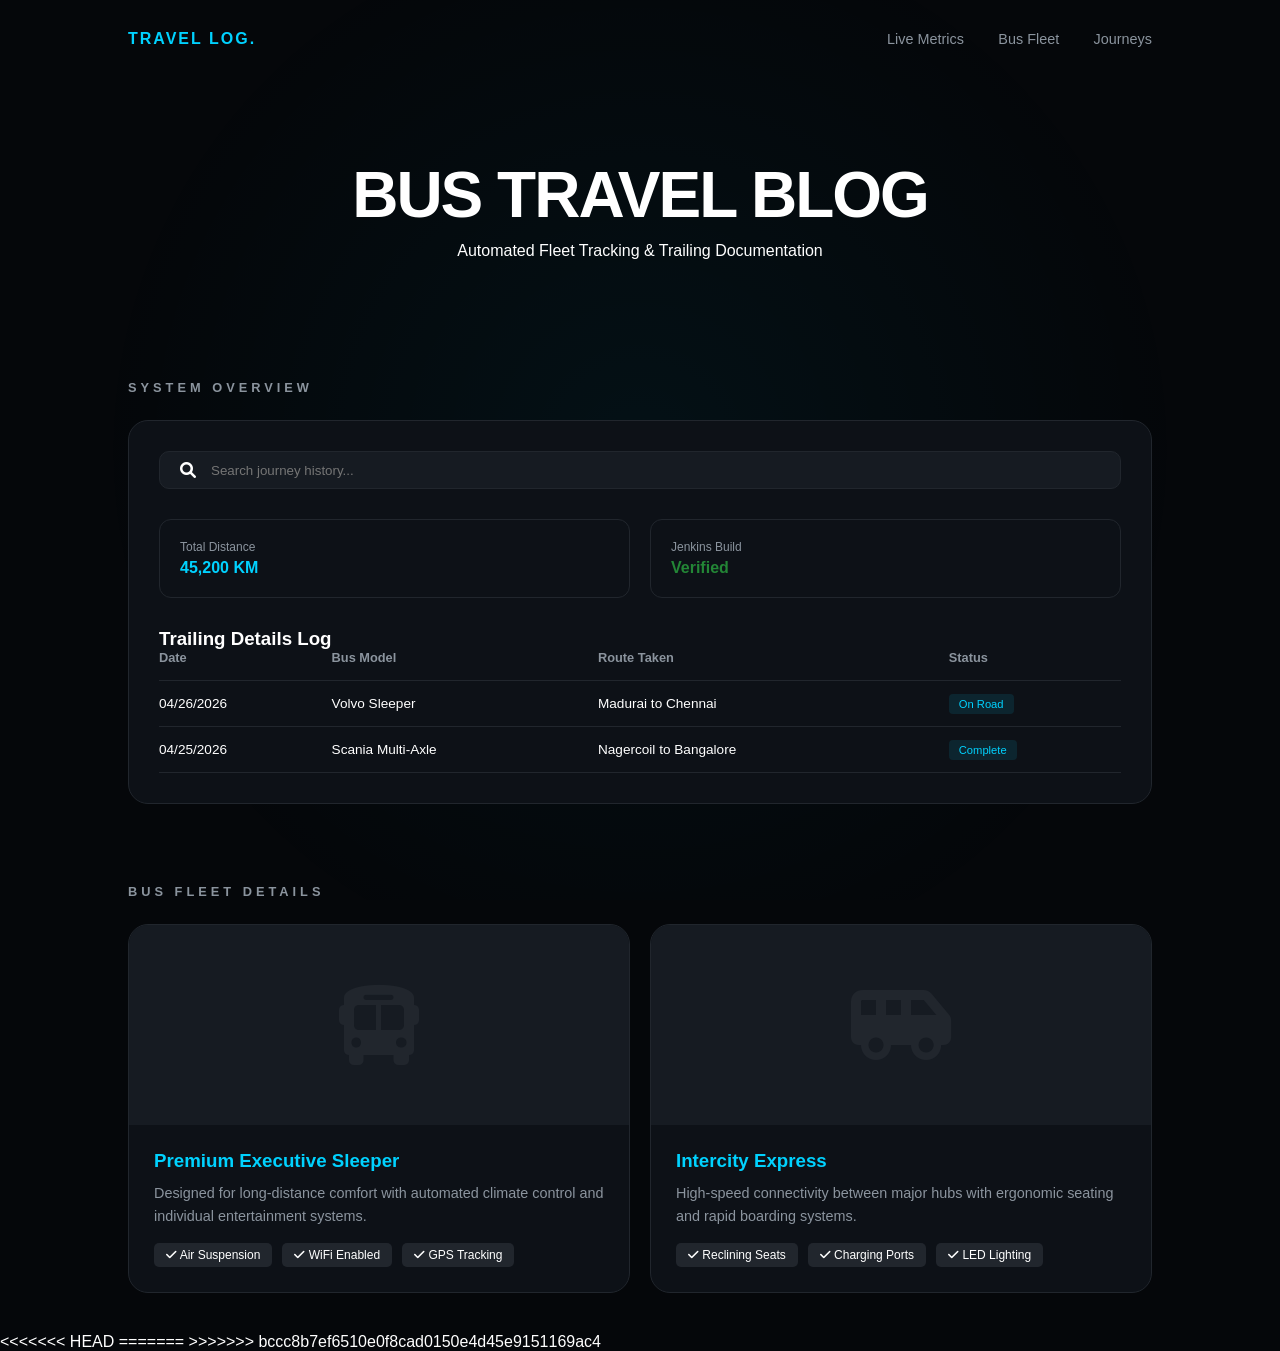
<file: index.html>
<!DOCTYPE html>
<html lang="en">
<head>
    <meta charset="UTF-8">
    <meta name="viewport" content="width=device-width, initial-scale=1.0">
    <title>Travel Log | Bus Journey Dashboard</title>
    <link rel="stylesheet" href="style.css">
    <link rel="stylesheet" href="https://cdnjs.cloudflare.com/ajax/libs/font-awesome/6.0.0/css/all.min.css">
</head>
<body>
    <div class="glow-bg"></div>
    
    <nav>
        <div class="logo">TRAVEL LOG.</div>
        <div class="nav-links">
            <a href="#dashboard">Live Metrics</a>
            <a href="#fleet">Bus Fleet</a>
            <a href="#journeys">Journeys</a>
        </div>
    </nav>

    <header class="hero">
        <div class="hero-content">
            <h1>BUS TRAVEL BLOG</h1>
            <p>Automated Fleet Tracking & Trailing Documentation</p>
        </div>
    </header>

    <section id="dashboard" class="section">
        <h2 class="section-title">System Overview</h2>
        <div class="dashboard-container">
            <div class="search-container">
                <i class="fas fa-search"></i>
                <input type="text" id="logSearch" placeholder="Search journey history..." onkeyup="filterLogs()">
            </div>

            <div class="stats-row">
                <div class="stat-box">
                    <span class="label">Total Distance</span>
                    <span class="value">45,200 KM</span>
                </div>
                <div class="stat-box">
                    <span class="label">Jenkins Build</span>
                    <span class="value success">Verified</span>
                </div>
            </div>
            
            <div class="history-log">
                <h3>Trailing Details Log</h3>
                <table id="logTable">
                    <thead>
                        <tr>
                            <th>Date</th>
                            <th>Bus Model</th>
                            <th>Route Taken</th>
                            <th>Status</th>
                        </tr>
                    </thead>
                    <tbody>
                        <tr>
                            <td>04/26/2026</td>
                            <td>Volvo Sleeper</td>
                            <td>Madurai to Chennai</td>
                            <td><span class="status-tag">On Road</span></td>
                        </tr>
                        <tr>
                            <td>04/25/2026</td>
                            <td>Scania Multi-Axle</td>
                            <td>Nagercoil to Bangalore</td>
                            <td><span class="status-tag">Complete</span></td>
                        </tr>
                    </tbody>
                </table>
            </div>
        </div>
    </section>

    <section id="fleet" class="section">
        <h2 class="section-title">Bus Fleet Details</h2>
        <div class="bus-grid">
            <div class="bus-card">
                <div class="bus-image">
                    <i class="fas fa-bus"></i>
                </div>
                <div class="bus-content">
                    <h3>Premium Executive Sleeper</h3>
                    <p>Designed for long-distance comfort with automated climate control and individual entertainment systems.</p>
                    <ul class="bus-specs">
                        <li><i class="fas fa-check"></i> Air Suspension</li>
                        <li><i class="fas fa-check"></i> WiFi Enabled</li>
                        <li><i class="fas fa-check"></i> GPS Tracking</li>
                    </ul>
                </div>
            </div>

            <div class="bus-card">
                <div class="bus-image">
                    <i class="fas fa-shuttle-van"></i>
                </div>
                <div class="bus-content">
                    <h3>Intercity Express</h3>
                    <p>High-speed connectivity between major hubs with ergonomic seating and rapid boarding systems.</p>
                    <ul class="bus-specs">
                        <li><i class="fas fa-check"></i> Reclining Seats</li>
                        <li><i class="fas fa-check"></i> Charging Ports</li>
                        <li><i class="fas fa-check"></i> LED Lighting</li>
                    </ul>
                </div>
            </div>
        </div>
    </section>

    <script>
        function filterLogs() {
            let input = document.getElementById("logSearch").value.toUpperCase();
            let table = document.getElementById("logTable");
            let tr = table.getElementsByTagName("tr");
            for (let i = 1; i < tr.length; i++) {
                let td = tr[i].innerText.toUpperCase();
                tr[i].style.display = td.indexOf(input) > -1 ? "" : "none";
            }
        }
    </script>
</body>
<<<<<<< HEAD
</html>
=======
</html>
>>>>>>> bccc8b7ef6510e0f8cad0150e4d45e9151169ac4
</file>
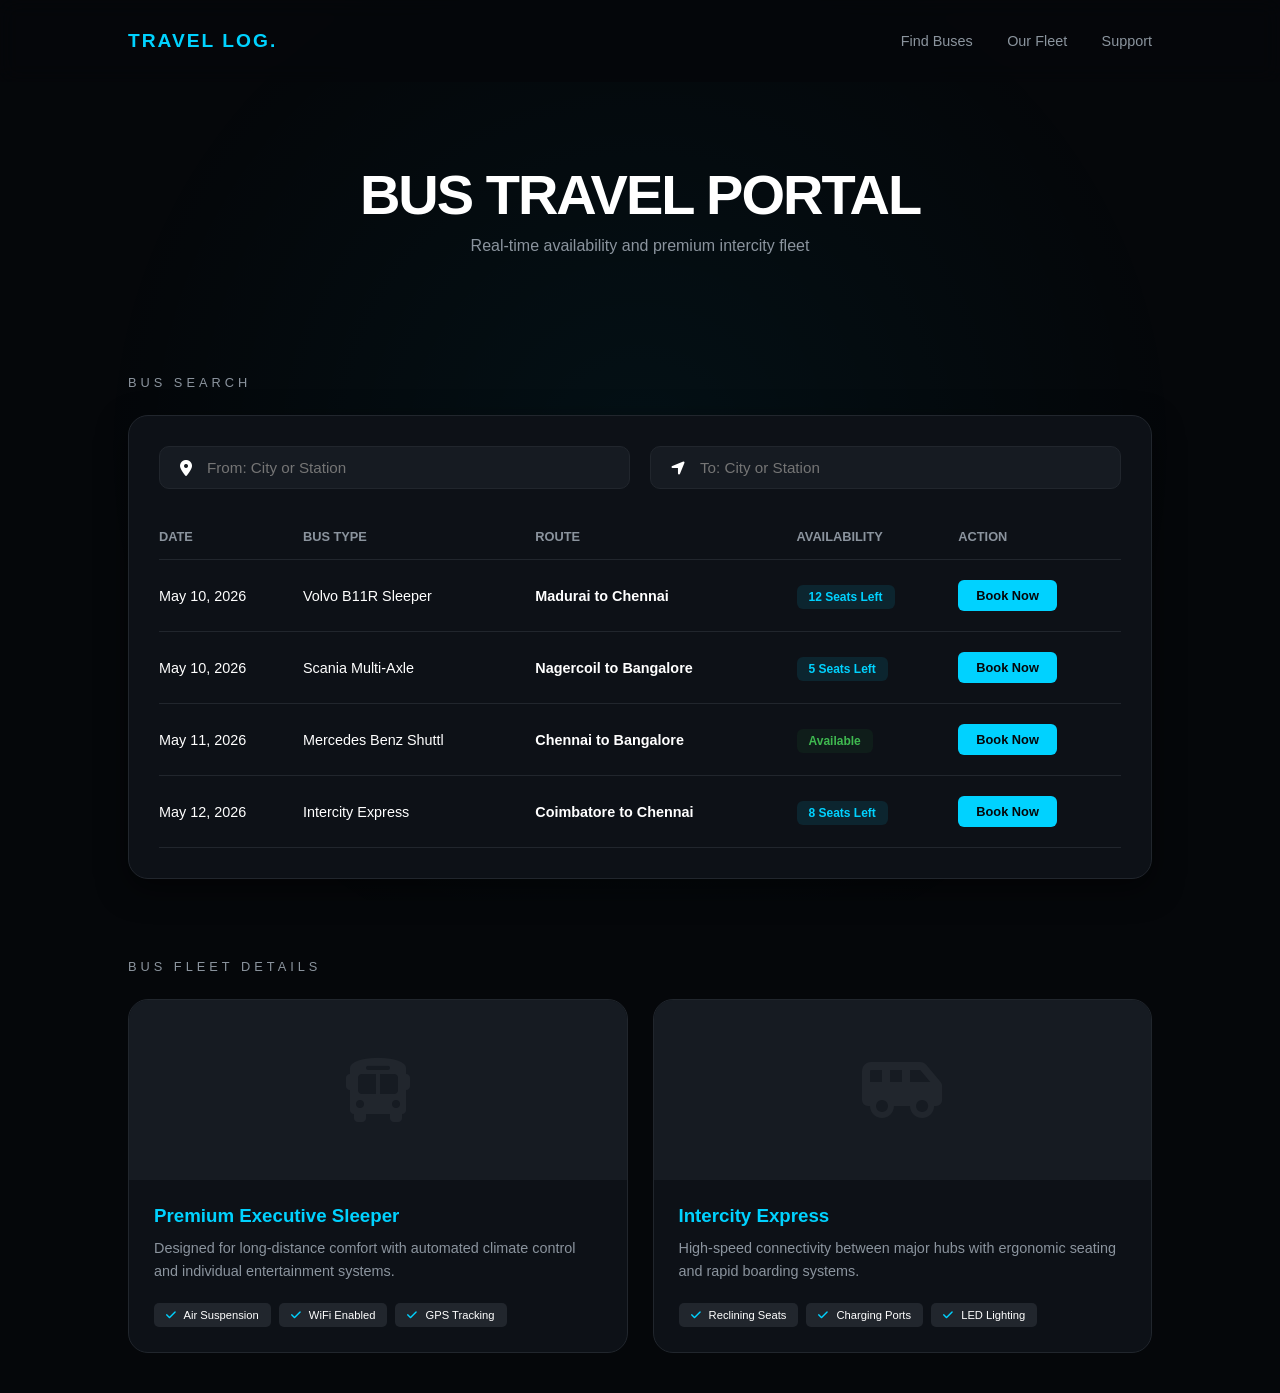
<file: new.html>
<!DOCTYPE html>
<html lang="en">
<head>
    <meta charset="UTF-8">
    <meta name="viewport" content="width=device-width, initial-scale=1.0">
    <title>Travel Log | Bus Search Dashboard</title>
    <link rel="stylesheet" href="https://cdnjs.cloudflare.com/ajax/libs/font-awesome/6.0.0/css/all.min.css">
    <style>
        :root {
            --bg-dark: #05070a;
            --card-bg: #0d1117;
            --neon-blue: #00d2ff;
            --text-main: #ffffff;
            --text-dim: #8b949e;
            --border: #21262d;
            --success: #238636;
        }

        * { margin: 0; padding: 0; box-sizing: border-box; font-family: 'Inter', sans-serif; }
        body { background-color: var(--bg-dark); color: var(--text-main); overflow-x: hidden; scroll-behavior: smooth; }

        .glow-bg {
            position: fixed; top: 0; left: 0; width: 100%; height: 100%;
            background: radial-gradient(circle at 50% 50%, rgba(0, 210, 255, 0.05) 0%, transparent 70%);
            z-index: -1;
        }

        nav { display: flex; justify-content: space-between; padding: 30px 10%; align-items: center; background: rgba(5, 7, 10, 0.8); backdrop-filter: blur(10px); position: sticky; top: 0; z-index: 100; }
        .logo { font-weight: 800; letter-spacing: 2px; color: var(--neon-blue); font-size: 1.2rem; }
        .nav-links a { color: var(--text-dim); text-decoration: none; margin-left: 30px; font-size: 0.9rem; transition: 0.3s; }
        .nav-links a:hover { color: var(--neon-blue); }

        .hero { text-align: center; padding: 80px 20px; }
        h1 { font-size: 3.5rem; letter-spacing: -2px; margin-bottom: 10px; text-transform: uppercase; }

        .section { padding: 40px 10%; }
        .section-title { font-size: 0.8rem; text-transform: uppercase; letter-spacing: 4px; color: var(--text-dim); margin-bottom: 25px; display: block; }

        /* Dashboard & Search Styling */
        .dashboard-container { background: var(--card-bg); border-radius: 20px; border: 1px solid var(--border); padding: 30px; box-shadow: 0 10px 30px rgba(0,0,0,0.5); }
        
        .search-group { display: grid; grid-template-columns: 1fr 1fr; gap: 20px; margin-bottom: 30px; }
        .search-container {
            display: flex; align-items: center; background: #161b22;
            border: 1px solid var(--border); border-radius: 10px; padding: 12px 20px; transition: 0.3s;
        }
        .search-container:focus-within { border-color: var(--neon-blue); box-shadow: 0 0 10px rgba(0, 210, 255, 0.2); }
        .search-container input { background: transparent; border: none; color: white; width: 100%; outline: none; margin-left: 15px; font-size: 0.95rem; }

        .history-log { overflow-x: auto; }
        table { width: 100%; border-collapse: collapse; margin-top: 10px; }
        th { color: var(--text-dim); font-size: 0.8rem; text-align: left; padding-bottom: 15px; border-bottom: 1px solid var(--border); text-transform: uppercase; }
        td { padding: 20px 0; font-size: 0.9rem; border-bottom: 1px solid var(--border); }
        
        .route-cell { font-weight: 600; color: #fff; }
        .status-tag { background: rgba(0, 210, 255, 0.1); color: var(--neon-blue); padding: 5px 12px; border-radius: 6px; font-size: 0.75rem; font-weight: 600; }
        .status-tag.available { background: rgba(35, 134, 54, 0.1); color: #3fb950; }

        .book-btn {
            background: var(--neon-blue); color: var(--bg-dark); border: none; padding: 8px 18px; 
            border-radius: 6px; font-weight: 700; cursor: pointer; transition: 0.3s; font-size: 0.8rem;
        }
        .book-btn:hover { background: #fff; transform: scale(1.05); }

        #noResults { text-align: center; padding: 40px; color: var(--text-dim); display: none; }

        /* Bus Cards Styling */
        .bus-grid { display: grid; grid-template-columns: repeat(auto-fit, minmax(300px, 1fr)); gap: 25px; }
        .bus-card { background: var(--card-bg); border: 1px solid var(--border); border-radius: 20px; overflow: hidden; transition: 0.3s; }
        .bus-card:hover { border-color: var(--neon-blue); transform: translateY(-5px); }

        .bus-image { height: 180px; background: #161b22; display: flex; align-items: center; justify-content: center; font-size: 4rem; color: #21262d; }
        .bus-content { padding: 25px; }
        .bus-content h3 { color: var(--neon-blue); margin-bottom: 10px; }
        .bus-content p { color: var(--text-dim); font-size: 0.9rem; margin-bottom: 20px; line-height: 1.6; }

        .bus-specs { list-style: none; display: flex; flex-wrap: wrap; gap: 8px; }
        .bus-specs li { font-size: 0.7rem; color: var(--text-main); background: #21262d; padding: 6px 12px; border-radius: 5px; }
        .bus-specs li i { color: var(--neon-blue); margin-right: 5px; }

        @media (max-width: 768px) {
            h1 { font-size: 2.5rem; }
            .search-group { grid-template-columns: 1fr; }
            .section { padding: 40px 5%; }
        }
    </style>
</head>
<body>
    <div class="glow-bg"></div>
    
    <nav>
        <div class="logo">TRAVEL LOG.</div>
        <div class="nav-links">
            <a href="#dashboard">Find Buses</a>
            <a href="#fleet">Our Fleet</a>
            <a href="#">Support</a>
        </div>
    </nav>

    <header class="hero">
        <div class="hero-content">
            <h1>Bus Travel Portal</h1>
            <p style="color: var(--text-dim)">Real-time availability and premium intercity fleet</p>
        </div>
    </header>

    <!-- Search & Results Section -->
    <section id="dashboard" class="section">
        <span class="section-title">Bus Search</span>
        <div class="dashboard-container">
            <div class="search-group">
                <div class="search-container">
                    <i class="fas fa-map-marker-alt"></i>
                    <input type="text" id="sourceInput" placeholder="From: City or Station" onkeyup="searchBuses()">
                </div>
                <div class="search-container">
                    <i class="fas fa-location-arrow"></i>
                    <input type="text" id="destInput" placeholder="To: City or Station" onkeyup="searchBuses()">
                </div>
            </div>

            <div class="history-log">
                <table id="busTable">
                    <thead>
                        <tr>
                            <th>Date</th>
                            <th>Bus Type</th>
                            <th>Route</th>
                            <th>Availability</th>
                            <th>Action</th>
                        </tr>
                    </thead>
                    <tbody id="busBody">
                        <tr>
                            <td>May 10, 2026</td>
                            <td>Volvo B11R Sleeper</td>
                            <td class="route-cell">Madurai to Chennai</td>
                            <td><span class="status-tag">12 Seats Left</span></td>
                            <td><button class="book-btn">Book Now</button></td>
                        </tr>
                        <tr>
                            <td>May 10, 2026</td>
                            <td>Scania Multi-Axle</td>
                            <td class="route-cell">Nagercoil to Bangalore</td>
                            <td><span class="status-tag">5 Seats Left</span></td>
                            <td><button class="book-btn">Book Now</button></td>
                        </tr>
                        <tr>
                            <td>May 11, 2026</td>
                            <td>Mercedes Benz Shuttl</td>
                            <td class="route-cell">Chennai to Bangalore</td>
                            <td><span class="status-tag available">Available</span></td>
                            <td><button class="book-btn">Book Now</button></td>
                        </tr>
                        <tr>
                            <td>May 12, 2026</td>
                            <td>Intercity Express</td>
                            <td class="route-cell">Coimbatore to Chennai</td>
                            <td><span class="status-tag">8 Seats Left</span></td>
                            <td><button class="book-btn">Book Now</button></td>
                        </tr>
                    </tbody>
                </table>
                <div id="noResults">
                    <i class="fas fa-bus-alt" style="font-size: 2rem; margin-bottom: 10px; display: block;"></i>
                    <p>No buses matching your route were found.</p>
                </div>
            </div>
        </div>
    </section>

    <!-- Fleet Details Section -->
    <section id="fleet" class="section">
        <span class="section-title">Bus Fleet Details</span>
        <div class="bus-grid">
            <div class="bus-card">
                <div class="bus-image"><i class="fas fa-bus"></i></div>
                <div class="bus-content">
                    <h3>Premium Executive Sleeper</h3>
                    <p>Designed for long-distance comfort with automated climate control and individual entertainment systems.</p>
                    <ul class="bus-specs">
                        <li><i class="fas fa-check"></i> Air Suspension</li>
                        <li><i class="fas fa-check"></i> WiFi Enabled</li>
                        <li><i class="fas fa-check"></i> GPS Tracking</li>
                    </ul>
                </div>
            </div>

            <div class="bus-card">
                <div class="bus-image"><i class="fas fa-shuttle-van"></i></div>
                <div class="bus-content">
                    <h3>Intercity Express</h3>
                    <p>High-speed connectivity between major hubs with ergonomic seating and rapid boarding systems.</p>
                    <ul class="bus-specs">
                        <li><i class="fas fa-check"></i> Reclining Seats</li>
                        <li><i class="fas fa-check"></i> Charging Ports</li>
                        <li><i class="fas fa-check"></i> LED Lighting</li>
                    </ul>
                </div>
            </div>
        </div>
    </section>

    <script>
        function searchBuses() {
            const source = document.getElementById("sourceInput").value.toUpperCase();
            const dest = document.getElementById("destInput").value.toUpperCase();
            const table = document.getElementById("busTable");
            const tr = table.getElementsByTagName("tr");
            const noResults = document.getElementById("noResults");
            let countVisible = 0;

            for (let i = 1; i < tr.length; i++) {
                const routeCell = tr[i].getElementsByClassName("route-cell")[0];
                if (routeCell) {
                    const routeText = routeCell.textContent.toUpperCase();
                    
                    // Logic: Match if source is found AND destination is found in the route string
                    if (routeText.includes(source) && routeText.includes(dest)) {
                        tr[i].style.display = "";
                        countVisible++;
                    } else {
                        tr[i].style.display = "none";
                    }
                }
            }

            // Show "No Results" message if no rows are visible
            noResults.style.display = countVisible > 0 ? "none" : "block";
        }
    </script>
</body>
</html>
</file>
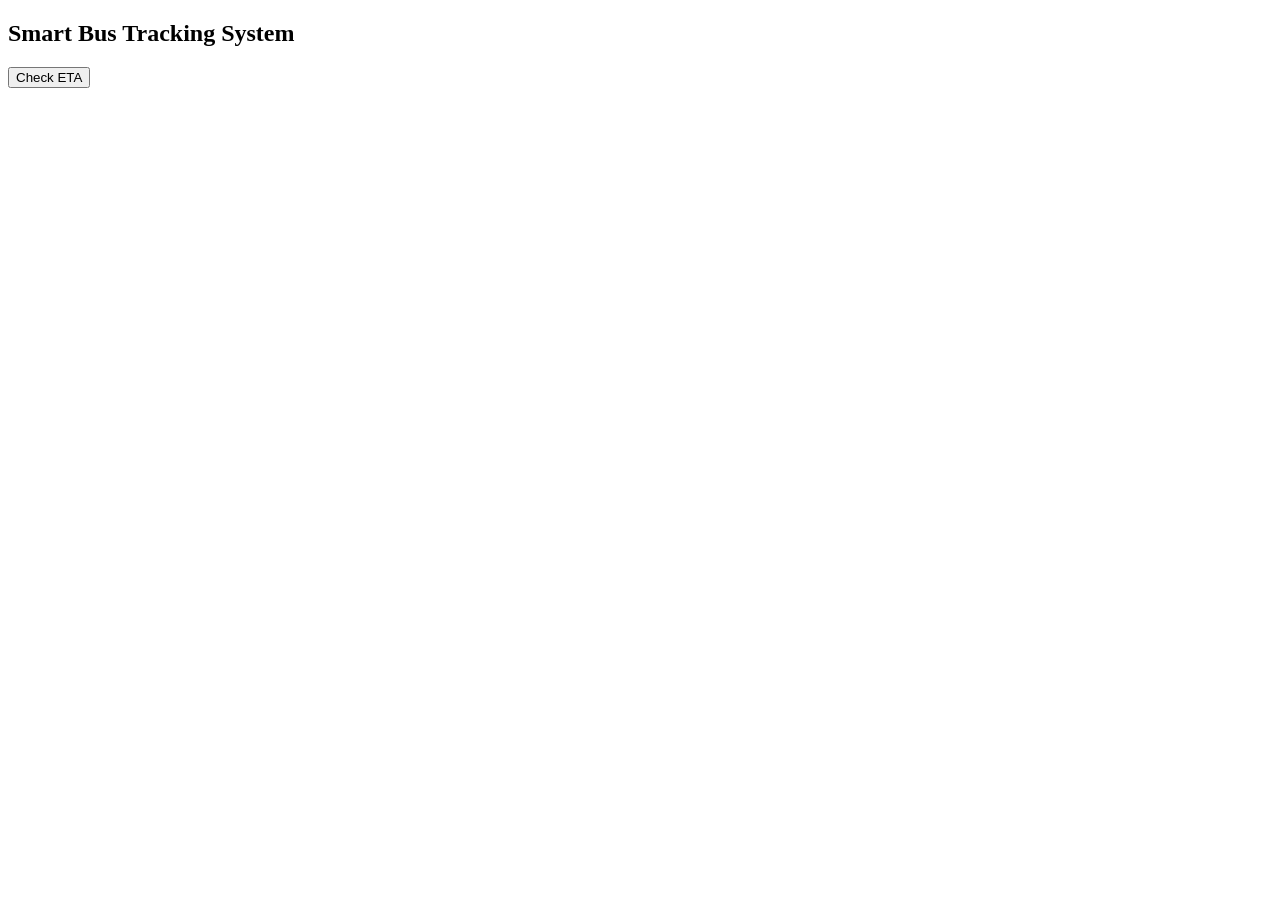
<file: smart bus tracking.html>
<!DOCTYPE html>
<html>

<head>
<title>Smart Bus Tracking</title>
</head>

<body>

<h2>Smart Bus Tracking System</h2>

<button onclick="getETA()">Check ETA</button>

<p id="result"></p>

<script>

function getETA(){

fetch('http://127.0.0.1:5000/get-eta/BUS101/STOP3')

.then(response => response.json())

.then(data => {

document.getElementById("result").innerHTML =
"Bus : " + data.bus_id +
"<br>Current Stop : " + data.current_stop +
"<br>Next Stop : " + data.next_stop +
"<br>ETA : " + data.eta_minutes + " minutes";

});

}

</script>

</body>
</html>
</file>
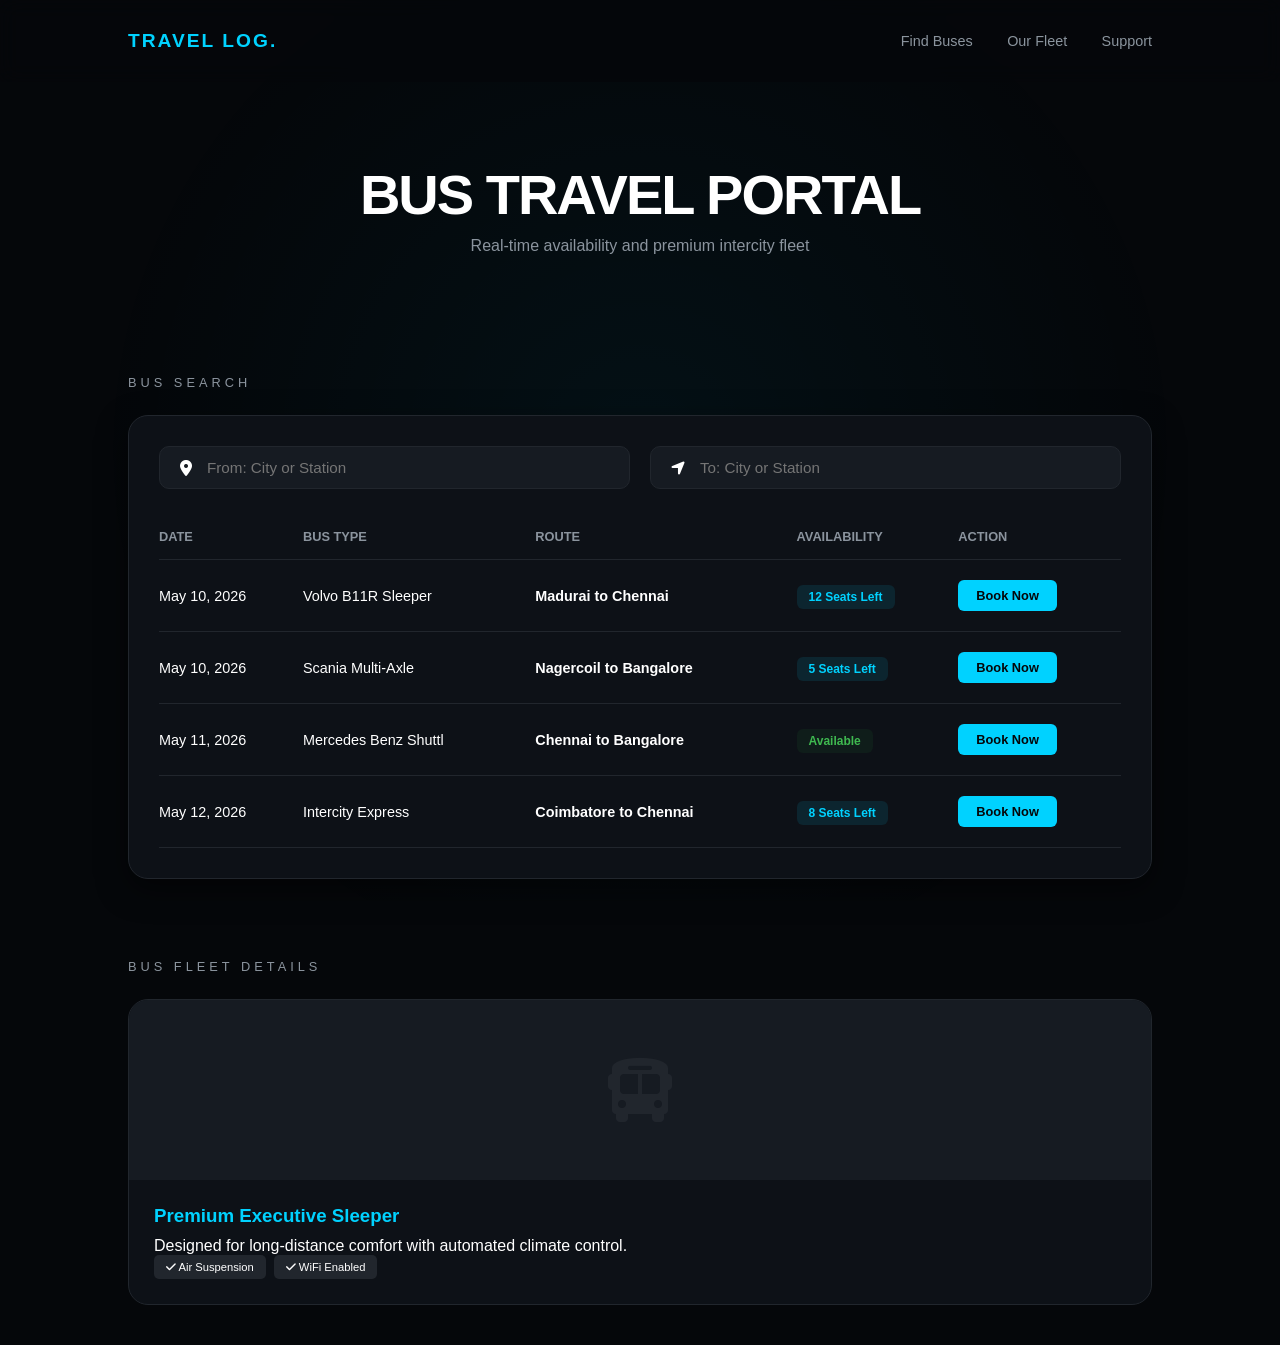
<file: travel.html>
<!DOCTYPE html>
<html lang="en">
<head>
    <meta charset="UTF-8">
    <meta name="viewport" content="width=device-width, initial-scale=1.0">
    <title>Travel Log | Bus Search Dashboard</title>
    <link rel="stylesheet" href="https://cdnjs.cloudflare.com/ajax/libs/font-awesome/6.0.0/css/all.min.css">
    <style>
        :root {
            --bg-dark: #05070a;
            --card-bg: #0d1117;
            --neon-blue: #00d2ff;
            --text-main: #ffffff;
            --text-dim: #8b949e;
            --border: #21262d;
            --success: #238636;
        }

        * { margin: 0; padding: 0; box-sizing: border-box; font-family: 'Inter', sans-serif; }
        body { background-color: var(--bg-dark); color: var(--text-main); overflow-x: hidden; scroll-behavior: smooth; }

        .glow-bg {
            position: fixed; top: 0; left: 0; width: 100%; height: 100%;
            background: radial-gradient(circle at 50% 50%, rgba(0, 210, 255, 0.05) 0%, transparent 70%);
            z-index: -1;
        }

        nav { display: flex; justify-content: space-between; padding: 30px 10%; align-items: center; background: rgba(5, 7, 10, 0.8); backdrop-filter: blur(10px); position: sticky; top: 0; z-index: 100; }
        .logo { font-weight: 800; letter-spacing: 2px; color: var(--neon-blue); font-size: 1.2rem; }
        .nav-links a { color: var(--text-dim); text-decoration: none; margin-left: 30px; font-size: 0.9rem; transition: 0.3s; }
        .nav-links a:hover { color: var(--neon-blue); }

        .hero { text-align: center; padding: 80px 20px; }
        h1 { font-size: 3.5rem; letter-spacing: -2px; margin-bottom: 10px; text-transform: uppercase; }

        .section { padding: 40px 10%; }
        .section-title { font-size: 0.8rem; text-transform: uppercase; letter-spacing: 4px; color: var(--text-dim); margin-bottom: 25px; display: block; }

        /* Dashboard & Search Styling */
        .dashboard-container { background: var(--card-bg); border-radius: 20px; border: 1px solid var(--border); padding: 30px; box-shadow: 0 10px 30px rgba(0,0,0,0.5); }
        
        .search-group { display: grid; grid-template-columns: 1fr 1fr; gap: 20px; margin-bottom: 30px; }
        .search-container {
            display: flex; align-items: center; background: #161b22;
            border: 1px solid var(--border); border-radius: 10px; padding: 12px 20px; transition: 0.3s;
        }
        .search-container:focus-within { border-color: var(--neon-blue); box-shadow: 0 0 10px rgba(0, 210, 255, 0.2); }
        .search-container input { background: transparent; border: none; color: white; width: 100%; outline: none; margin-left: 15px; font-size: 0.95rem; }

        .history-log { overflow-x: auto; }
        table { width: 100%; border-collapse: collapse; margin-top: 10px; }
        th { color: var(--text-dim); font-size: 0.8rem; text-align: left; padding-bottom: 15px; border-bottom: 1px solid var(--border); text-transform: uppercase; }
        td { padding: 20px 0; font-size: 0.9rem; border-bottom: 1px solid var(--border); }
        
        .route-cell { font-weight: 600; color: #fff; }
        .status-tag { background: rgba(0, 210, 255, 0.1); color: var(--neon-blue); padding: 5px 12px; border-radius: 6px; font-size: 0.75rem; font-weight: 600; }
        .status-tag.available { background: rgba(35, 134, 54, 0.1); color: #3fb950; }

        /* Updated Book Button */
        .book-btn {
            background: var(--neon-blue); color: var(--bg-dark); border: none; padding: 8px 18px; 
            border-radius: 6px; font-weight: 700; cursor: pointer; transition: 0.3s; font-size: 0.8rem;
        }
        .book-btn:hover { background: #fff; transform: scale(1.05); box-shadow: 0 0 15px var(--neon-blue); }

        /* MODAL STYLING */
        .modal {
            display: none; position: fixed; z-index: 1000; left: 0; top: 0; width: 100%; height: 100%;
            background: rgba(0,0,0,0.85); justify-content: center; align-items: center; backdrop-filter: blur(5px);
        }
        .modal-content {
            background: var(--card-bg); padding: 40px; border-radius: 20px; border: 1px solid var(--neon-blue);
            text-align: center; max-width: 400px; box-shadow: 0 0 20px rgba(0, 210, 255, 0.2);
        }
        .modal-content i { font-size: 3rem; color: var(--success); margin-bottom: 15px; }
        .modal-content h2 { margin-bottom: 10px; }
        .modal-content p { color: var(--text-dim); margin-bottom: 20px; line-height: 1.4; }
        .close-btn {
            background: var(--border); color: white; border: none; padding: 10px 25px;
            border-radius: 5px; cursor: pointer; font-weight: 600;
        }

        #noResults { text-align: center; padding: 40px; color: var(--text-dim); display: none; }

        /* Bus Cards Styling */
        .bus-grid { display: grid; grid-template-columns: repeat(auto-fit, minmax(300px, 1fr)); gap: 25px; }
        .bus-card { background: var(--card-bg); border: 1px solid var(--border); border-radius: 20px; overflow: hidden; transition: 0.3s; }
        .bus-card:hover { border-color: var(--neon-blue); transform: translateY(-5px); }
        .bus-image { height: 180px; background: #161b22; display: flex; align-items: center; justify-content: center; font-size: 4rem; color: #21262d; }
        .bus-content { padding: 25px; }
        .bus-content h3 { color: var(--neon-blue); margin-bottom: 10px; }
        .bus-specs { list-style: none; display: flex; flex-wrap: wrap; gap: 8px; }
        .bus-specs li { font-size: 0.7rem; color: var(--text-main); background: #21262d; padding: 6px 12px; border-radius: 5px; }

        @media (max-width: 768px) {
            h1 { font-size: 2.5rem; }
            .search-group { grid-template-columns: 1fr; }
            .section { padding: 40px 5%; }
        }
    </style>
</head>
<body>
    <div class="glow-bg"></div>
    
    <nav>
        <div class="logo">TRAVEL LOG.</div>
        <div class="nav-links">
            <a href="#dashboard">Find Buses</a>
            <a href="#fleet">Our Fleet</a>
            <a href="#">Support</a>
        </div>
    </nav>

    <header class="hero">
        <div class="hero-content">
            <h1>Bus Travel Portal</h1>
            <p style="color: var(--text-dim)">Real-time availability and premium intercity fleet</p>
        </div>
    </header>

    <section id="dashboard" class="section">
        <span class="section-title">Bus Search</span>
        <div class="dashboard-container">
            <div class="search-group">
                <div class="search-container">
                    <i class="fas fa-map-marker-alt"></i>
                    <input type="text" id="sourceInput" placeholder="From: City or Station" onkeyup="searchBuses()">
                </div>
                <div class="search-container">
                    <i class="fas fa-location-arrow"></i>
                    <input type="text" id="destInput" placeholder="To: City or Station" onkeyup="searchBuses()">
                </div>
            </div>

            <div class="history-log">
                <table id="busTable">
                    <thead>
                        <tr>
                            <th>Date</th>
                            <th>Bus Type</th>
                            <th>Route</th>
                            <th>Availability</th>
                            <th>Action</th>
                        </tr>
                    </thead>
                    <tbody id="busBody">
                        <tr>
                            <td>May 10, 2026</td>
                            <td>Volvo B11R Sleeper</td>
                            <td class="route-cell">Madurai to Chennai</td>
                            <td><span class="status-tag">12 Seats Left</span></td>
                            <td><button class="book-btn" onclick="bookNow('Volvo B11R Sleeper', 'Madurai to Chennai')">Book Now</button></td>
                        </tr>
                        <tr>
                            <td>May 10, 2026</td>
                            <td>Scania Multi-Axle</td>
                            <td class="route-cell">Nagercoil to Bangalore</td>
                            <td><span class="status-tag">5 Seats Left</span></td>
                            <td><button class="book-btn" onclick="bookNow('Scania Multi-Axle', 'Nagercoil to Bangalore')">Book Now</button></td>
                        </tr>
                        <tr>
                            <td>May 11, 2026</td>
                            <td>Mercedes Benz Shuttl</td>
                            <td class="route-cell">Chennai to Bangalore</td>
                            <td><span class="status-tag available">Available</span></td>
                            <td><button class="book-btn" onclick="bookNow('Mercedes Benz Shuttl', 'Chennai to Bangalore')">Book Now</button></td>
                        </tr>
                        <tr>
                            <td>May 12, 2026</td>
                            <td>Intercity Express</td>
                            <td class="route-cell">Coimbatore to Chennai</td>
                            <td><span class="status-tag">8 Seats Left</span></td>
                            <td><button class="book-btn" onclick="bookNow('Intercity Express', 'Coimbatore to Chennai')">Book Now</button></td>
                        </tr>
                    </tbody>
                </table>
                <div id="noResults">
                    <i class="fas fa-bus-alt" style="font-size: 2rem; margin-bottom: 10px; display: block;"></i>
                    <p>No buses matching your route were found.</p>
                </div>
            </div>
        </div>
    </section>

    <!-- SUCCESS MODAL -->
    <div id="bookingModal" class="modal">
        <div class="modal-content">
            <i class="fas fa-check-circle"></i>
            <h2>Reservation Ready!</h2>
            <p id="modalMessage"></p>
            <button class="close-btn" onclick="closeModal()">Close</button>
        </div>
    </div>

    <!-- Fleet Details Section -->
    <section id="fleet" class="section">
        <span class="section-title">Bus Fleet Details</span>
        <div class="bus-grid">
            <div class="bus-card">
                <div class="bus-image"><i class="fas fa-bus"></i></div>
                <div class="bus-content">
                    <h3>Premium Executive Sleeper</h3>
                    <p>Designed for long-distance comfort with automated climate control.</p>
                    <ul class="bus-specs">
                        <li><i class="fas fa-check"></i> Air Suspension</li>
                        <li><i class="fas fa-check"></i> WiFi Enabled</li>
                    </ul>
                </div>
            </div>
        </div>
    </section>

    <script>
        // 1. Existing Search Logic
        function searchBuses() {
            const source = document.getElementById("sourceInput").value.toUpperCase();
            const dest = document.getElementById("destInput").value.toUpperCase();
            const table = document.getElementById("busTable");
            const tr = table.getElementsByTagName("tr");
            const noResults = document.getElementById("noResults");
            let countVisible = 0;

            for (let i = 1; i < tr.length; i++) {
                const routeCell = tr[i].getElementsByClassName("route-cell")[0];
                if (routeCell) {
                    const routeText = routeCell.textContent.toUpperCase();
                    if (routeText.includes(source) && routeText.includes(dest)) {
                        tr[i].style.display = "";
                        countVisible++;
                    } else {
                        tr[i].style.display = "none";
                    }
                }
            }
            noResults.style.display = countVisible > 0 ? "none" : "block";
        }

        // 2. New Booking Logic
        function bookNow(busType, route) {
            const modal = document.getElementById("bookingModal");
            const message = document.getElementById("modalMessage");
            
            // Customize the message
            message.innerHTML = `Your seat on the <strong>${busType}</strong> (${route}) has been successfully reserved.`;
            
            // Show the modal
            modal.style.display = "flex";
        }

        function closeModal() {
            document.getElementById("bookingModal").style.display = "none";
        }

        // Close modal if user clicks outside of the box
        window.onclick = function(event) {
            const modal = document.getElementById("bookingModal");
            if (event.target == modal) {
                modal.style.display = "none";
            }
        }
    </script>
</body>
</html>
</file>
<file: style.css>
:root {
    --bg-dark: #05070a;
    --card-bg: #0d1117;
    --neon-blue: #00d2ff;
    --text-main: #ffffff;
    --text-dim: #8b949e;
    --border: #21262d;
}

* { margin: 0; padding: 0; box-sizing: border-box; font-family: 'Inter', sans-serif; }
body { background-color: var(--bg-dark); color: var(--text-main); overflow-x: hidden; }

.glow-bg {
    position: fixed; top: 0; left: 0; width: 100%; height: 100%;
    background: radial-gradient(circle at 50% 50%, rgba(0, 210, 255, 0.05) 0%, transparent 70%);
    z-index: -1;
}

nav { display: flex; justify-content: space-between; padding: 30px 10%; align-items: center; }
.logo { font-weight: 800; letter-spacing: 2px; color: var(--neon-blue); }
.nav-links a { color: var(--text-dim); text-decoration: none; margin-left: 30px; font-size: 0.9rem; }

.hero { text-align: center; padding: 80px 20px; }
h1 { font-size: 4rem; letter-spacing: -2px; margin-bottom: 10px; }

.section { padding: 40px 10%; }
.section-title { font-size: 0.8rem; text-transform: uppercase; letter-spacing: 4px; color: var(--text-dim); margin-bottom: 25px; }

/* Dashboard Styling */
.dashboard-container { background: var(--card-bg); border-radius: 20px; border: 1px solid var(--border); padding: 30px; }
.search-container {
    display: flex; align-items: center; background: #161b22;
    border: 1px solid var(--border); border-radius: 10px; padding: 10px 20px; margin-bottom: 30px;
}
.search-container input { background: transparent; border: none; color: white; width: 100%; outline: none; margin-left: 15px; }

.stats-row { display: flex; gap: 20px; margin-bottom: 30px; }
.stat-box { flex: 1; padding: 20px; border: 1px solid var(--border); border-radius: 12px; }
.stat-box .label { color: var(--text-dim); font-size: 0.75rem; display: block; margin-bottom: 5px; }
.stat-box .value { font-weight: 600; color: var(--neon-blue); }
.success { color: #238636 !important; }

table { width: 100%; border-collapse: collapse; }
th { color: var(--text-dim); font-size: 0.8rem; text-align: left; padding-bottom: 15px; border-bottom: 1px solid var(--border); }
td { padding: 15px 0; font-size: 0.85rem; border-bottom: 1px solid var(--border); }
.status-tag { background: rgba(0, 210, 255, 0.1); color: var(--neon-blue); padding: 4px 10px; border-radius: 4px; font-size: 0.7rem; }

/* Bus Cards Styling */
.bus-grid { display: grid; grid-template-columns: 1fr 1fr; gap: 20px; }
.bus-card { background: var(--card-bg); border: 1px solid var(--border); border-radius: 20px; overflow: hidden; transition: 0.3s; }
.bus-card:hover { border-color: var(--neon-blue); transform: translateY(-5px); }

.bus-image { height: 200px; background: #161b22; display: flex; align-items: center; justify-content: center; font-size: 5rem; color: var(--border); }
.bus-image img { width: 100%; height: 100%; object-fit: cover; }

.bus-content { padding: 25px; }
.bus-content h3 { color: var(--neon-blue); margin-bottom: 10px; }
.bus-content p { color: var(--text-dim); font-size: 0.9rem; margin-bottom: 15px; line-height: 1.6; }

.bus-specs { list-style: none; display: flex; flex-wrap: wrap; gap: 10px; }
.bus-specs li { font-size: 0.75rem; color: var(--text-main); background: #21262d; padding: 5px 12px; border-radius: 5px; }
<<<<<<< HEAD
.bus-specs li i { color: var(--neon-blue); margin-right: 5px; }
=======
.bus-specs li i { color: var(--neon-blue); margin-right: 5px; }
>>>>>>> bccc8b7ef6510e0f8cad0150e4d45e9151169ac4
</file>
